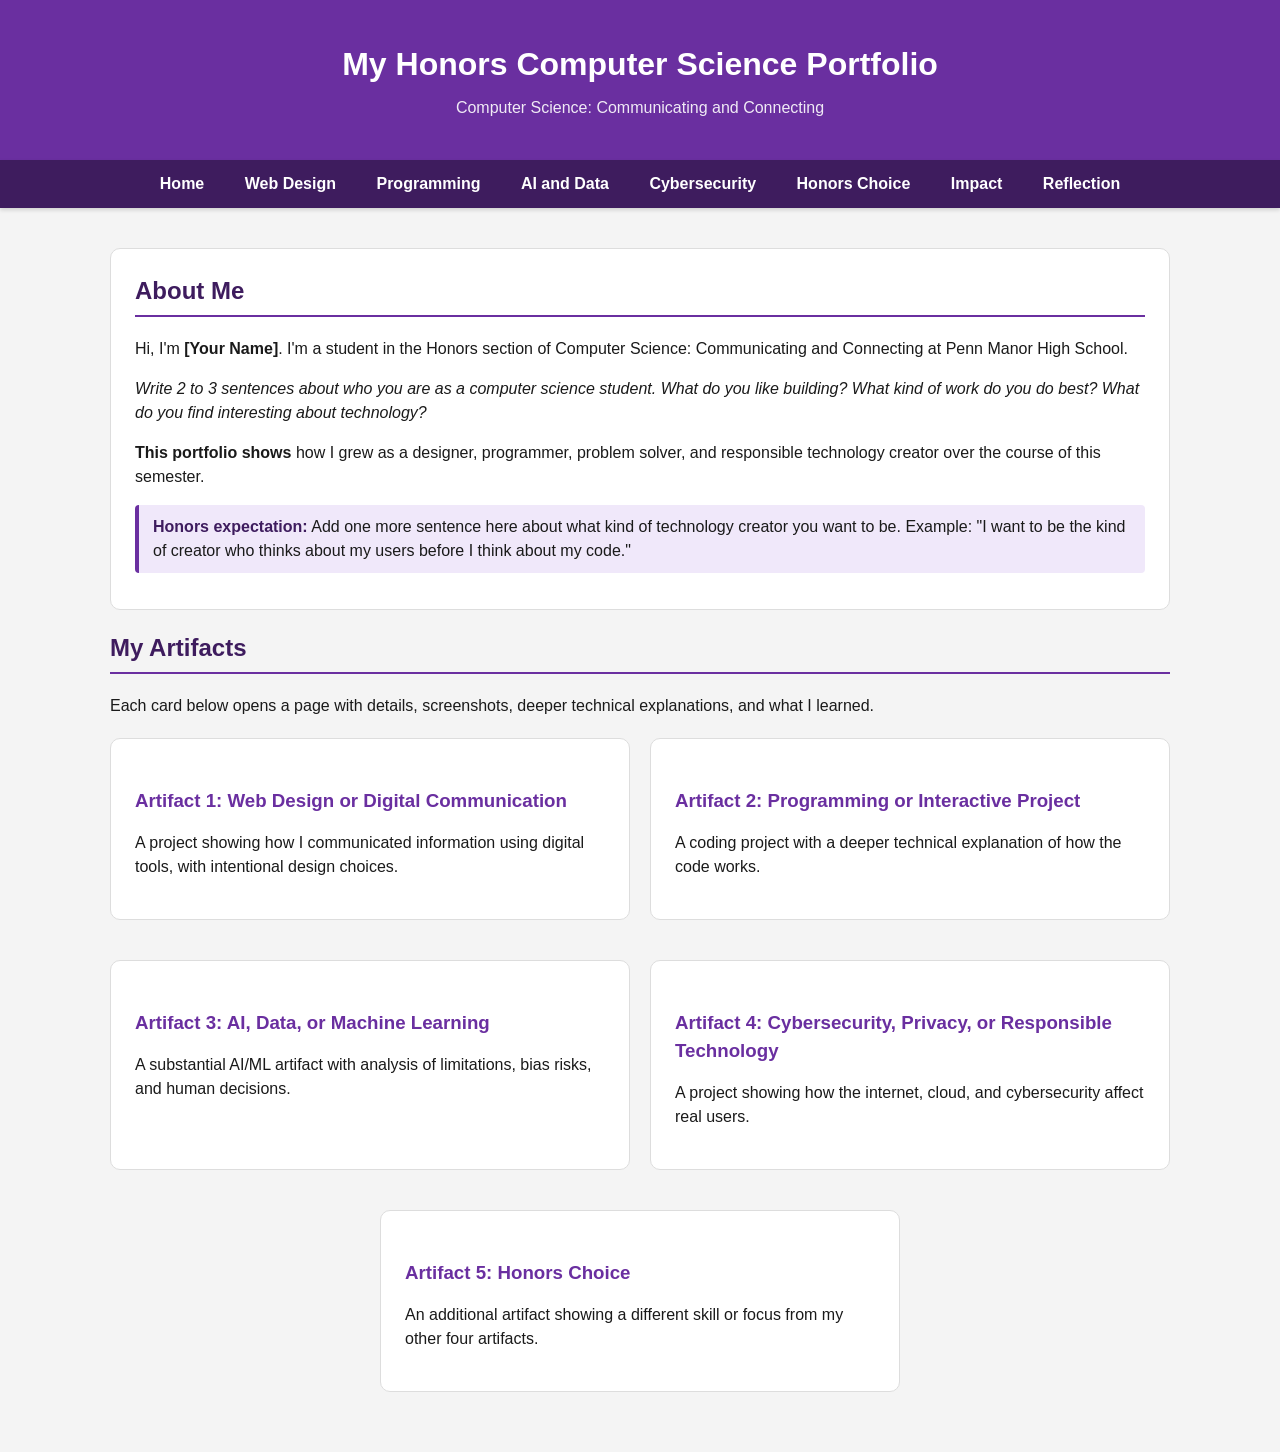
<file: index.html>
<!DOCTYPE html>
<html lang="en">
<head>
  <meta charset="UTF-8">
  <meta name="viewport" content="width=device-width, initial-scale=1.0">
  <title>My Honors Computer Science Portfolio - [Your Name]</title>
  <link rel="stylesheet" href="style.css">
</head>
<body>
  <header>
    <h1>My Honors Computer Science Portfolio</h1>
    <p>Computer Science: Communicating and Connecting</p>
  </header>

  <nav>
    <a href="index.html">Home</a>
    <a href="artifact1.html">Web Design</a>
    <a href="artifact2.html">Programming</a>
    <a href="artifact3.html">AI and Data</a>
    <a href="artifact4.html">Cybersecurity</a>
    <a href="artifact5.html">Honors Choice</a>
    <a href="impact.html">Impact</a>
    <a href="reflection.html">Reflection</a>
  </nav>

  <main>

    <!-- ============================================
         INTRODUCTION (HONORS REQUIREMENTS)
         Required: name, course name, who you are as a CS
         student, one sentence about your growth, AND
         one sentence about what kind of technology
         creator you want to be.
         ============================================ -->
    <section id="intro" class="card">
      <h2>About Me</h2>
      <p>Hi, I'm <strong>[Your Name]</strong>. I'm a student in the Honors section of Computer Science: Communicating and Connecting at Penn Manor High School.</p>

      <p><em>Write 2 to 3 sentences about who you are as a computer science student. What do you like building? What kind of work do you do best? What do you find interesting about technology?</em></p>

      <p><strong>This portfolio shows</strong> how I grew as a designer, programmer, problem solver, and responsible technology creator over the course of this semester.</p>

      <div class="honors-note">
        <strong>Honors expectation:</strong> Add one more sentence here about what kind of technology creator you want to be. Example: "I want to be the kind of creator who thinks about my users before I think about my code."
      </div>
    </section>

    <!-- ============================================
         ARTIFACT GRID (5 ARTIFACTS FOR HONORS)
         The 5th card is automatically centered below
         the 2x2 grid by the CSS.
         ============================================ -->
    <h2>My Artifacts</h2>
    <p>Each card below opens a page with details, screenshots, deeper technical explanations, and what I learned.</p>

    <div class="artifact-grid">

      <a href="artifact1.html" id="artifact1" class="card">
        <h3>Artifact 1: Web Design or Digital Communication</h3>
        <p>A project showing how I communicated information using digital tools, with intentional design choices.</p>
      </a>

      <a href="artifact2.html" id="artifact2" class="card">
        <h3>Artifact 2: Programming or Interactive Project</h3>
        <p>A coding project with a deeper technical explanation of how the code works.</p>
      </a>

      <a href="artifact3.html" id="artifact3" class="card">
        <h3>Artifact 3: AI, Data, or Machine Learning</h3>
        <p>A substantial AI/ML artifact with analysis of limitations, bias risks, and human decisions.</p>
      </a>

      <a href="artifact4.html" id="artifact4" class="card">
        <h3>Artifact 4: Cybersecurity, Privacy, or Responsible Technology</h3>
        <p>A project showing how the internet, cloud, and cybersecurity affect real users.</p>
      </a>

      <a href="artifact5.html" id="artifact5" class="card">
        <h3>Artifact 5: Honors Choice</h3>
        <p>An additional artifact showing a different skill or focus from my other four artifacts.</p>
      </a>

    </div>

  </main>
</body>
</html>
</file>
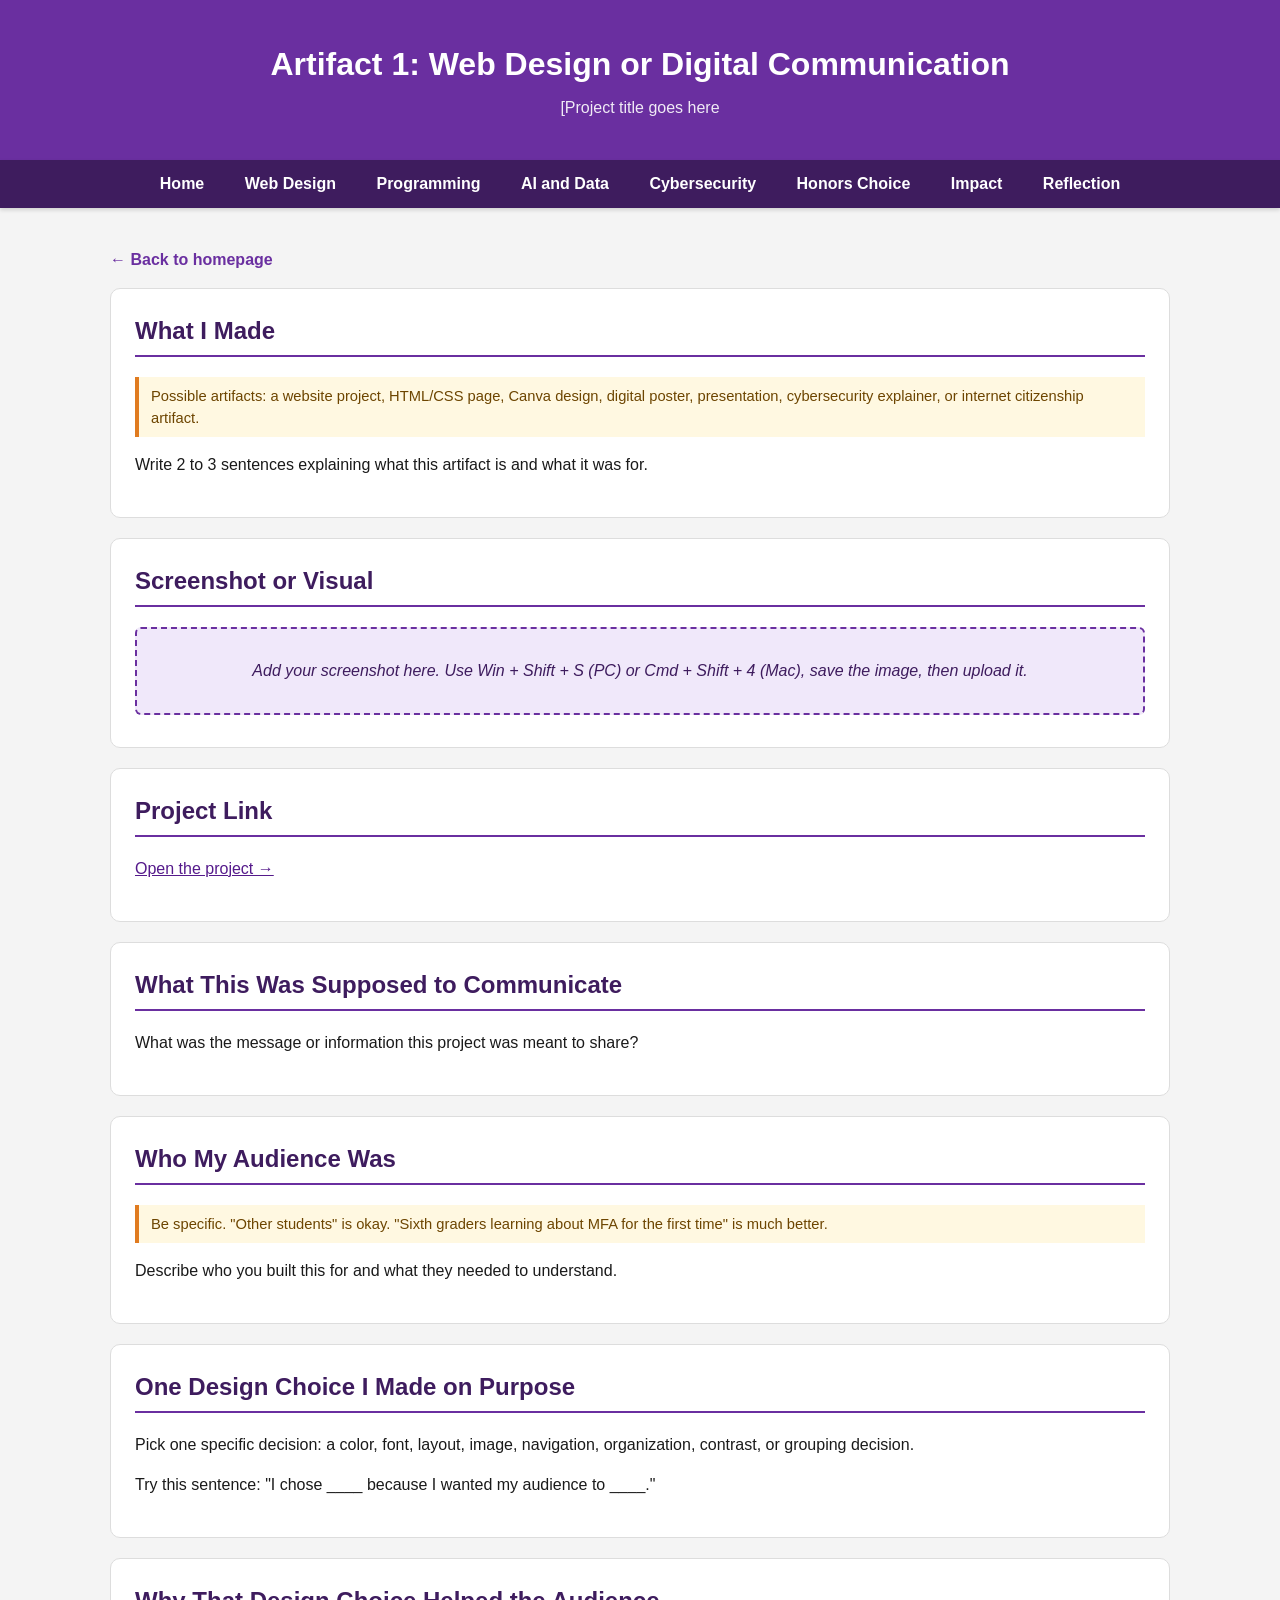
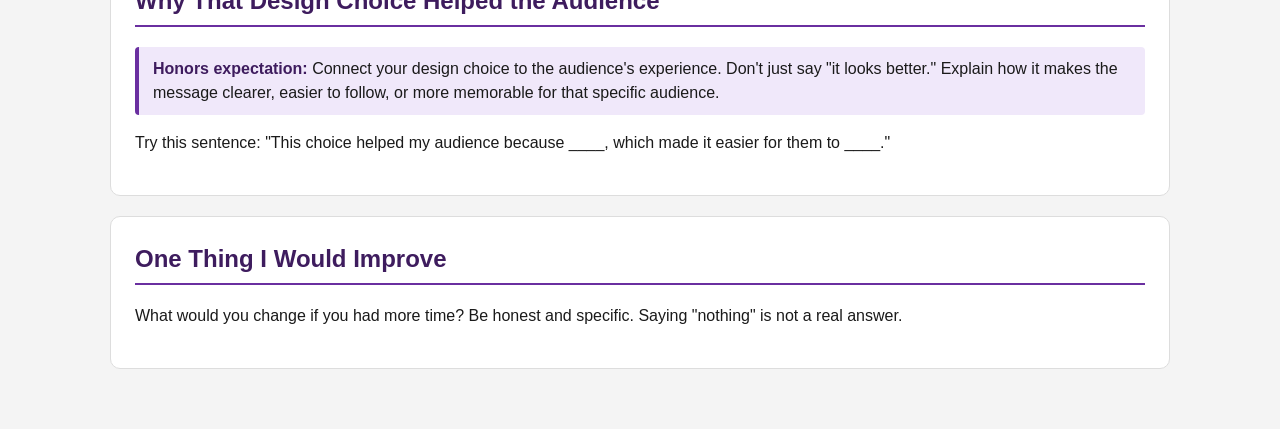
<file: artifact1.html>
<!-- ============================================================
       HONORS ARTIFACT 1 RUBRIC CHECKLIST
       Required: title, screenshot or link, what it communicated,
       audience, ONE design choice you made on purpose, WHY that
       choice helped the audience, what you would improve.
       ============================================================ -->

<!DOCTYPE html>
<html lang="en">
<head>
  <meta charset="UTF-8">
  <meta name="viewport" content="width=device-width, initial-scale=1.0">
  <title>Artifact 1: Web Design - [Your Name]</title>
  <link rel="stylesheet" href="style.css">
</head>
<body>
  <header>
    <h1>Artifact 1: Web Design or Digital Communication</h1>
    <p>[Project title goes here</p>
  </header>

  <nav>
    <a href="index.html">Home</a>
    <a href="artifact1.html">Web Design</a>
    <a href="artifact2.html">Programming</a>
    <a href="artifact3.html">AI and Data</a>
    <a href="artifact4.html">Cybersecurity</a>
    <a href="artifact5.html">Honors Choice</a>
    <a href="impact.html">Impact</a>
    <a href="reflection.html">Reflection</a>
  </nav>

  <main>
    <a href="index.html" class="back-link">&larr; Back to homepage</a>


    <section class="card">
      <h2>What I Made</h2>
      <p class="hint">Possible artifacts: a website project, HTML/CSS page, Canva design, digital poster, presentation, cybersecurity explainer, or internet citizenship artifact.</p>
      <p>Write 2 to 3 sentences explaining what this artifact is and what it was for.</p>
    </section>

    <section class="card">
      <h2>Screenshot or Visual</h2>
      <!-- Replace this with your actual screenshot:
           <img src="artifact1-screenshot.png" alt="A screenshot showing the homepage of my web design project with the navigation visible">
      -->
      <div class="placeholder">Add your screenshot here. Use Win + Shift + S (PC) or Cmd + Shift + 4 (Mac), save the image, then upload it.</div>
    </section>

    <section class="card">
      <h2>Project Link</h2>
      <p><a href="">Open the project &rarr;</a></p>
    </section>

    <section class="card">
      <h2>What This Was Supposed to Communicate</h2>
      <p>What was the message or information this project was meant to share?</p>
    </section>

    <section class="card">
      <h2>Who My Audience Was</h2>
      <p class="hint">Be specific. "Other students" is okay. "Sixth graders learning about MFA for the first time" is much better.</p>
      <p>Describe who you built this for and what they needed to understand.</p>
    </section>

    <section class="card">
      <h2>One Design Choice I Made on Purpose</h2>
      <p>Pick one specific decision: a color, font, layout, image, navigation, organization, contrast, or grouping decision.</p>
      <p>Try this sentence: "I chose ____ because I wanted my audience to ____."</p>
    </section>

    <section class="card">
      <h2>Why That Design Choice Helped the Audience</h2>
      <div class="honors-note">
        <strong>Honors expectation:</strong> Connect your design choice to the audience's experience. Don't just say "it looks better." Explain how it makes the message clearer, easier to follow, or more memorable for that specific audience.
      </div>
      <p>Try this sentence: "This choice helped my audience because ____, which made it easier for them to ____."</p>
    </section>

    <section class="card">
      <h2>One Thing I Would Improve</h2>
      <p>What would you change if you had more time? Be honest and specific. Saying "nothing" is not a real answer.</p>
    </section>

  </main>
</body>
</html>
</file>
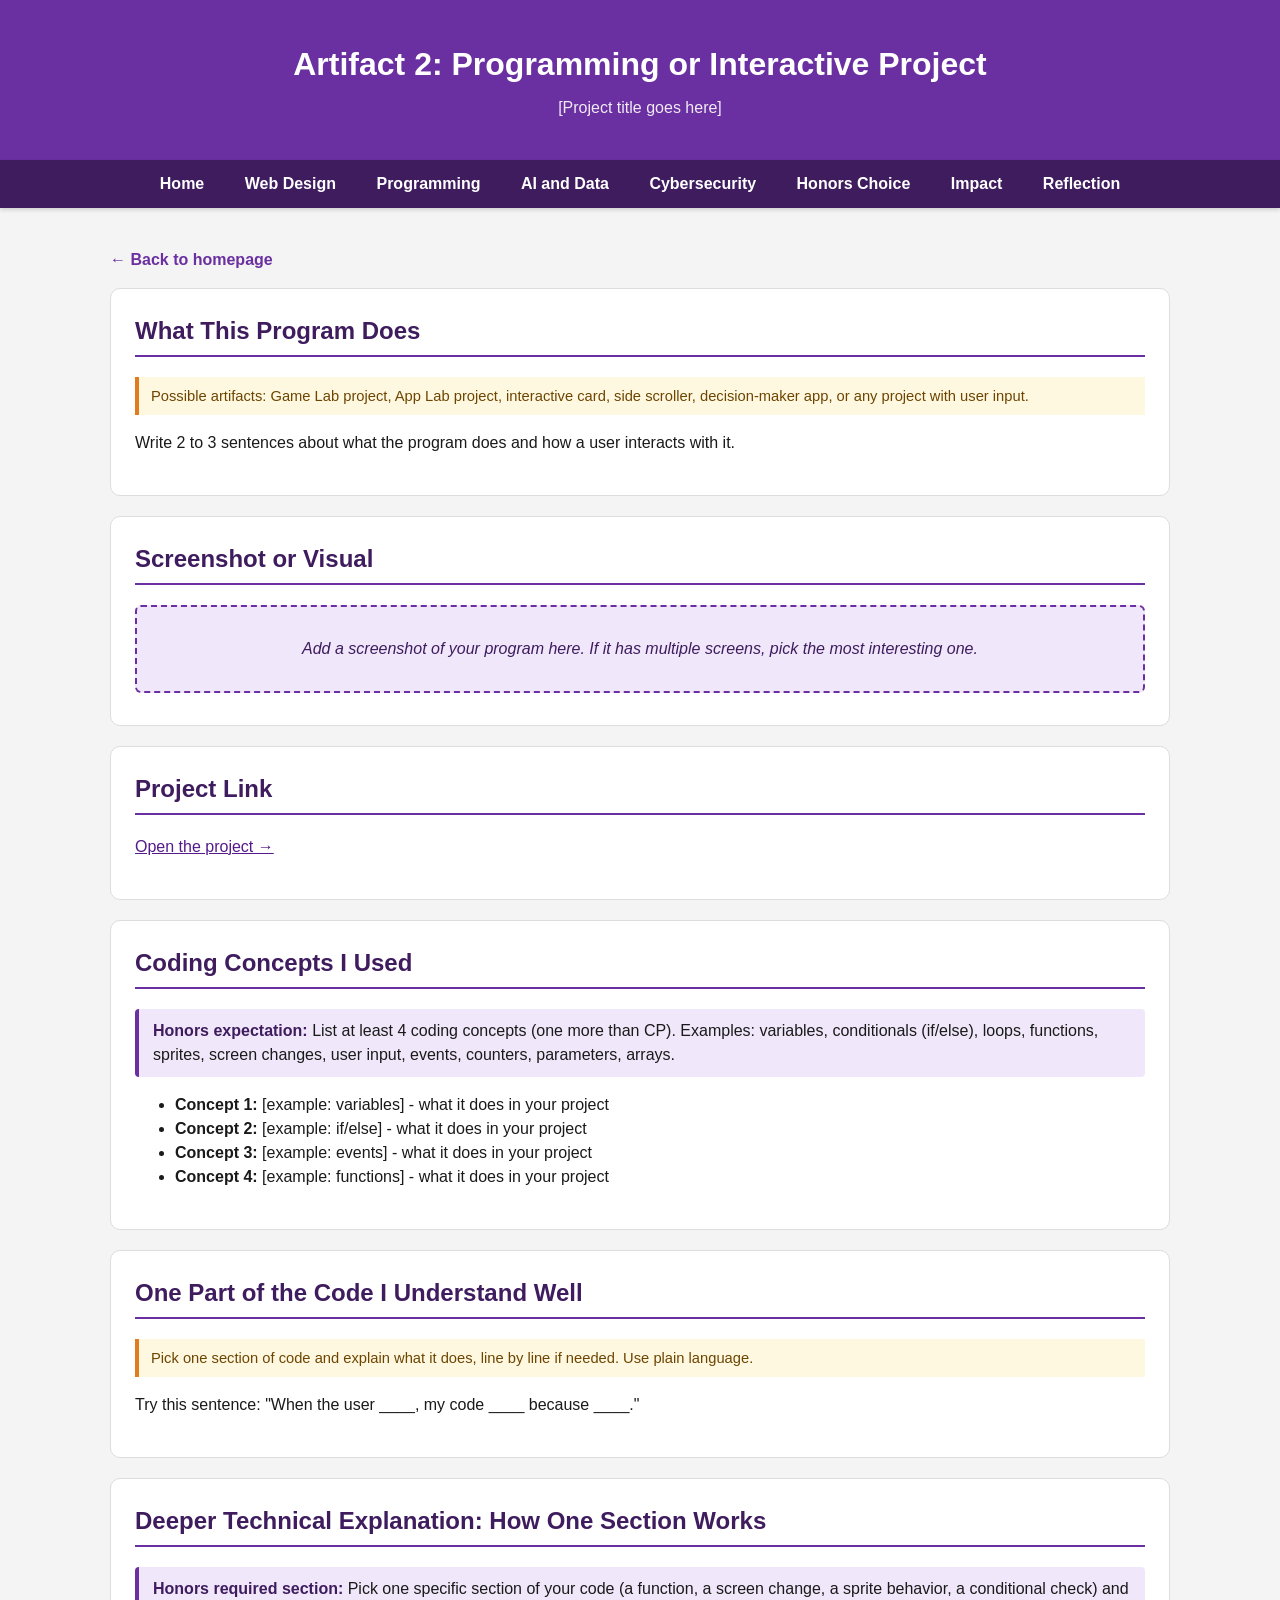
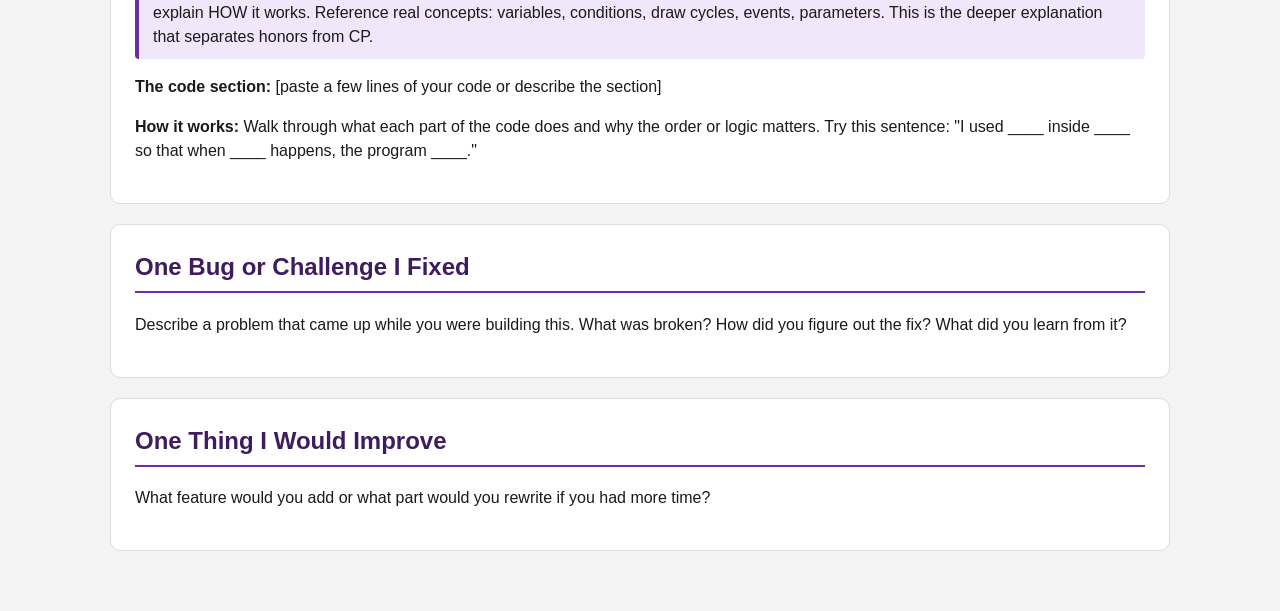
<file: artifact2.html>
<!-- ============================================================
       HONORS ARTIFACT 2 RUBRIC CHECKLIST
       Required: title, screenshot or link, what the program does,
       at least 4 coding concepts (one more than CP), one part you
       understand well, one bug you fixed, what you would improve,
       AND a deeper explanation of how one section of the code works.
       ============================================================ -->

<!DOCTYPE html>
<html lang="en">
<head>
  <meta charset="UTF-8">
  <meta name="viewport" content="width=device-width, initial-scale=1.0">
  <title>Artifact 2: Programming - [Your Name]</title>
  <link rel="stylesheet" href="style.css">
</head>
<body>
  <header>
    <h1>Artifact 2: Programming or Interactive Project</h1>
    <p>[Project title goes here]</p>
  </header>

  <nav>
    <a href="index.html">Home</a>
    <a href="artifact1.html">Web Design</a>
    <a href="artifact2.html">Programming</a>
    <a href="artifact3.html">AI and Data</a>
    <a href="artifact4.html">Cybersecurity</a>
    <a href="artifact5.html">Honors Choice</a>
    <a href="impact.html">Impact</a>
    <a href="reflection.html">Reflection</a>
  </nav>

  <main>
    <a href="index.html" class="back-link">&larr; Back to homepage</a>


    <section class="card">
      <h2>What This Program Does</h2>
      <p class="hint">Possible artifacts: Game Lab project, App Lab project, interactive card, side scroller, decision-maker app, or any project with user input.</p>
      <p>Write 2 to 3 sentences about what the program does and how a user interacts with it.</p>
    </section>

    <section class="card">
      <h2>Screenshot or Visual</h2>
      <!-- Replace with: <img src="artifact2-screenshot.png" alt="My program running, with the start screen visible"> -->
      <div class="placeholder">Add a screenshot of your program here. If it has multiple screens, pick the most interesting one.</div>
    </section>

    <section class="card">
      <h2>Project Link</h2>
      <p><a href="">Open the project &rarr;</a></p>
    </section>

    <section class="card">
      <h2>Coding Concepts I Used</h2>
      <div class="honors-note">
        <strong>Honors expectation:</strong> List at least 4 coding concepts (one more than CP). Examples: variables, conditionals (if/else), loops, functions, sprites, screen changes, user input, events, counters, parameters, arrays.
      </div>
      <ul>
        <li><strong>Concept 1:</strong> [example: variables] - what it does in your project</li>
        <li><strong>Concept 2:</strong> [example: if/else] - what it does in your project</li>
        <li><strong>Concept 3:</strong> [example: events] - what it does in your project</li>
        <li><strong>Concept 4:</strong> [example: functions] - what it does in your project</li>
      </ul>
    </section>

    <section class="card">
      <h2>One Part of the Code I Understand Well</h2>
      <p class="hint">Pick one section of code and explain what it does, line by line if needed. Use plain language.</p>
      <p>Try this sentence: "When the user ____, my code ____ because ____."</p>
    </section>

    <section class="card">
      <h2>Deeper Technical Explanation: How One Section Works</h2>
      <div class="honors-note">
        <strong>Honors required section:</strong> Pick one specific section of your code (a function, a screen change, a sprite behavior, a conditional check) and explain HOW it works. Reference real concepts: variables, conditions, draw cycles, events, parameters. This is the deeper explanation that separates honors from CP.
      </div>
      <p><strong>The code section:</strong> [paste a few lines of your code or describe the section]</p>
      <p><strong>How it works:</strong> Walk through what each part of the code does and why the order or logic matters. Try this sentence: "I used ____ inside ____ so that when ____ happens, the program ____."</p>
    </section>

    <section class="card">
      <h2>One Bug or Challenge I Fixed</h2>
      <p>Describe a problem that came up while you were building this. What was broken? How did you figure out the fix? What did you learn from it?</p>
    </section>

    <section class="card">
      <h2>One Thing I Would Improve</h2>
      <p>What feature would you add or what part would you rewrite if you had more time?</p>
    </section>

  </main>
</body>
</html>
</file>
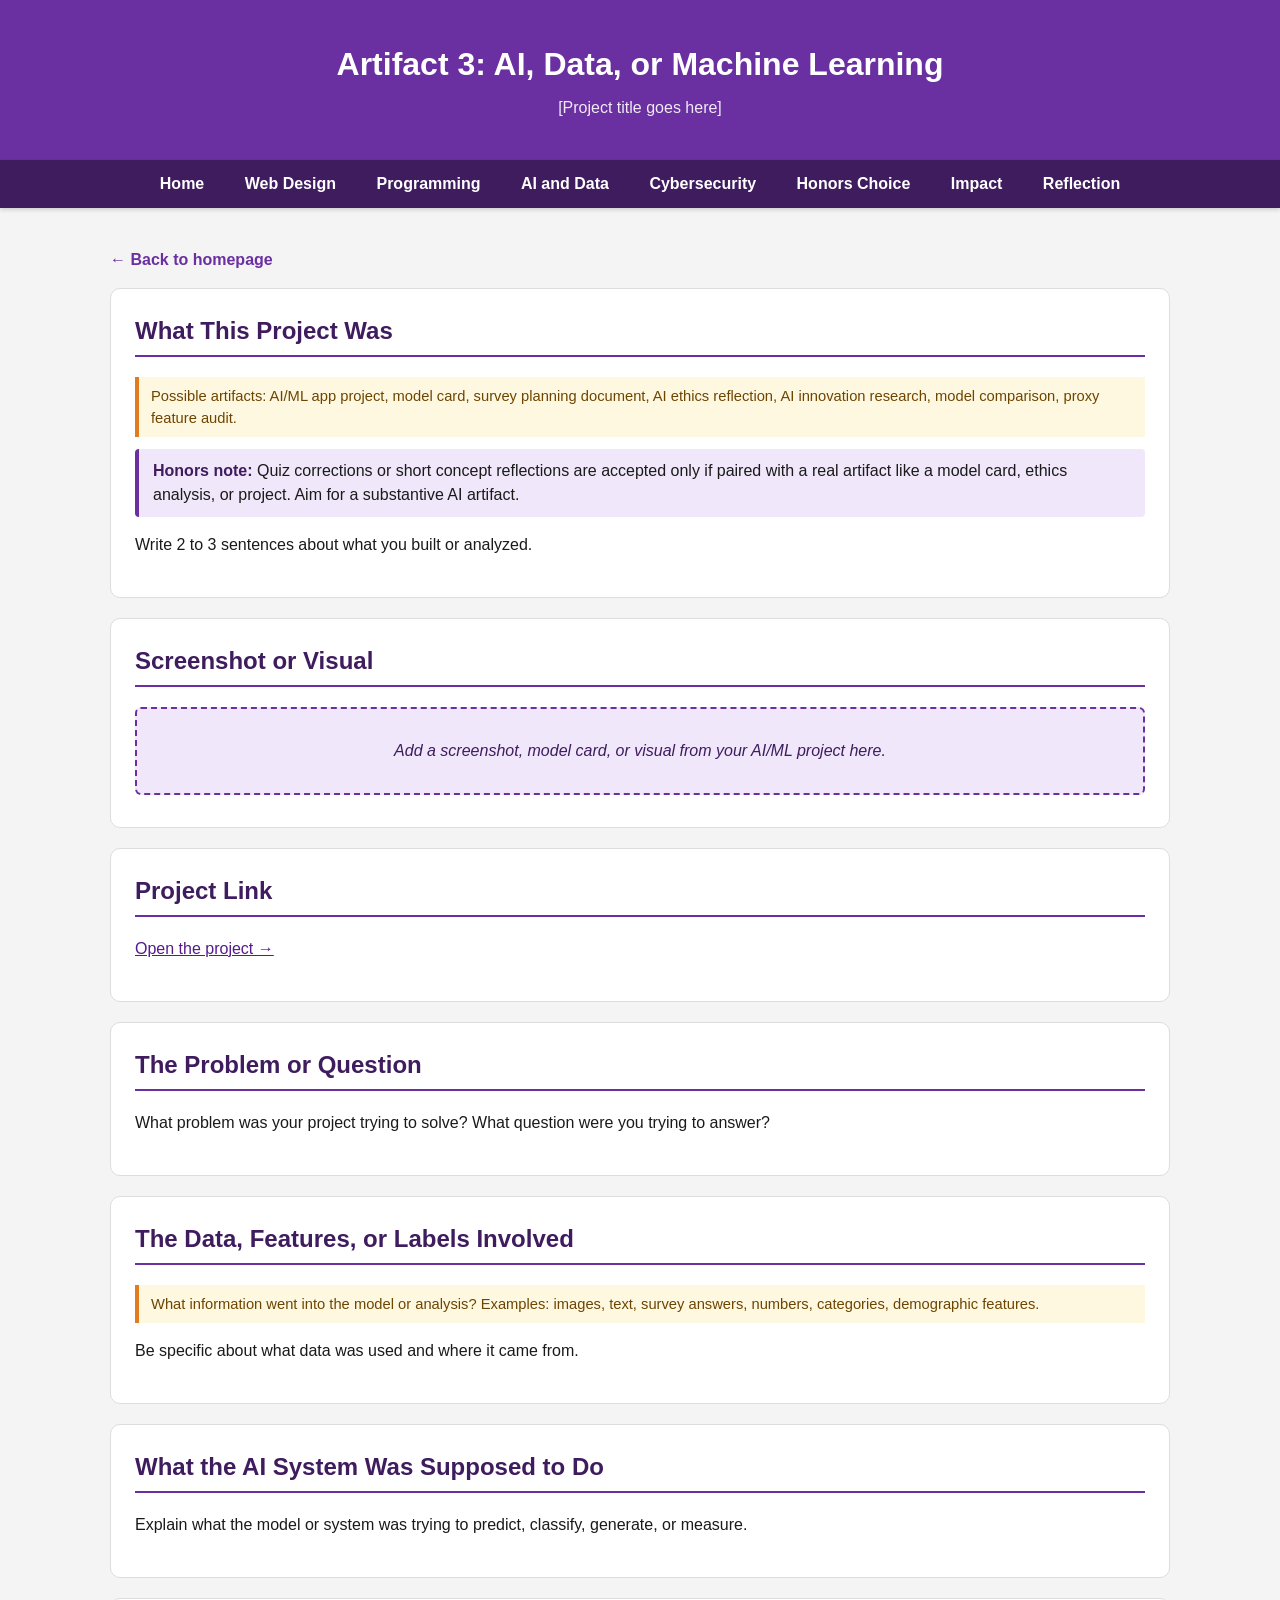
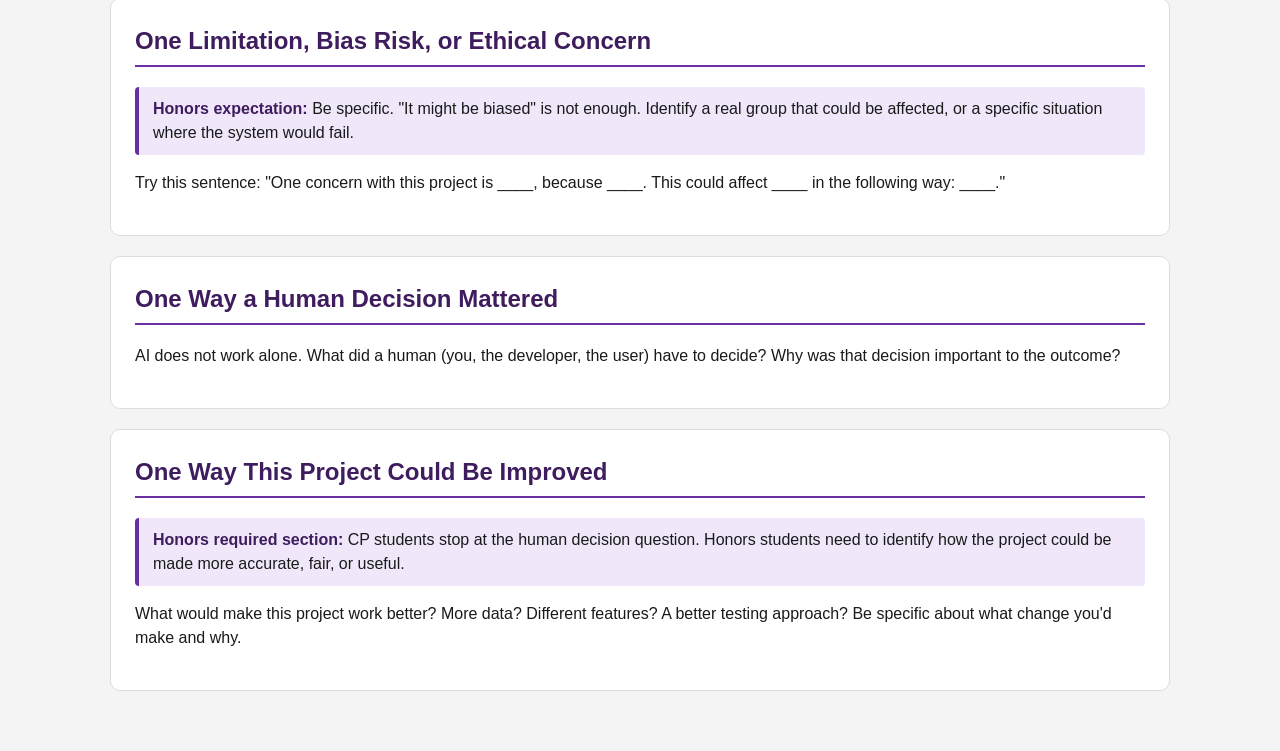
<file: artifact3.html>
<!-- ============================================================
       HONORS ARTIFACT 3 RUBRIC CHECKLIST
       Required: title, screenshot or link, problem/question, data
       and features involved, what the AI system was supposed to do,
       one limitation or bias risk, one way a human decision mattered,
       AND one way the project could be improved (extra honors line).
       ============================================================ -->

<!DOCTYPE html>
<html lang="en">
<head>
  <meta charset="UTF-8">
  <meta name="viewport" content="width=device-width, initial-scale=1.0">
  <title>Artifact 3: AI and Data - [Your Name]</title>
  <link rel="stylesheet" href="style.css">
</head>
<body>
  <header>
    <h1>Artifact 3: AI, Data, or Machine Learning</h1>
    <p>[Project title goes here]</p>
  </header>

  <nav>
    <a href="index.html">Home</a>
    <a href="artifact1.html">Web Design</a>
    <a href="artifact2.html">Programming</a>
    <a href="artifact3.html">AI and Data</a>
    <a href="artifact4.html">Cybersecurity</a>
    <a href="artifact5.html">Honors Choice</a>
    <a href="impact.html">Impact</a>
    <a href="reflection.html">Reflection</a>
  </nav>

  <main>
    <a href="index.html" class="back-link">&larr; Back to homepage</a>


    <section class="card">
      <h2>What This Project Was</h2>
      <p class="hint">Possible artifacts: AI/ML app project, model card, survey planning document, AI ethics reflection, AI innovation research, model comparison, proxy feature audit.</p>
      <div class="honors-note">
        <strong>Honors note:</strong> Quiz corrections or short concept reflections are accepted only if paired with a real artifact like a model card, ethics analysis, or project. Aim for a substantive AI artifact.
      </div>
      <p>Write 2 to 3 sentences about what you built or analyzed.</p>
    </section>

    <section class="card">
      <h2>Screenshot or Visual</h2>
      <!-- Replace with: <img src="artifact3-screenshot.png" alt="A screenshot showing the model results and confidence scores"> -->
      <div class="placeholder">Add a screenshot, model card, or visual from your AI/ML project here.</div>
    </section>

    <section class="card">
      <h2>Project Link</h2>
      <p><a href="">Open the project &rarr;</a></p>
    </section>

    <section class="card">
      <h2>The Problem or Question</h2>
      <p>What problem was your project trying to solve? What question were you trying to answer?</p>
    </section>

    <section class="card">
      <h2>The Data, Features, or Labels Involved</h2>
      <p class="hint">What information went into the model or analysis? Examples: images, text, survey answers, numbers, categories, demographic features.</p>
      <p>Be specific about what data was used and where it came from.</p>
    </section>

    <section class="card">
      <h2>What the AI System Was Supposed to Do</h2>
      <p>Explain what the model or system was trying to predict, classify, generate, or measure.</p>
    </section>

    <section class="card">
      <h2>One Limitation, Bias Risk, or Ethical Concern</h2>
      <div class="honors-note">
        <strong>Honors expectation:</strong> Be specific. "It might be biased" is not enough. Identify a real group that could be affected, or a specific situation where the system would fail.
      </div>
      <p>Try this sentence: "One concern with this project is ____, because ____. This could affect ____ in the following way: ____."</p>
    </section>

    <section class="card">
      <h2>One Way a Human Decision Mattered</h2>
      <p>AI does not work alone. What did a human (you, the developer, the user) have to decide? Why was that decision important to the outcome?</p>
    </section>

    <section class="card">
      <h2>One Way This Project Could Be Improved</h2>
      <div class="honors-note">
        <strong>Honors required section:</strong> CP students stop at the human decision question. Honors students need to identify how the project could be made more accurate, fair, or useful.
      </div>
      <p>What would make this project work better? More data? Different features? A better testing approach? Be specific about what change you'd make and why.</p>
    </section>

  </main>
</body>
</html>
</file>
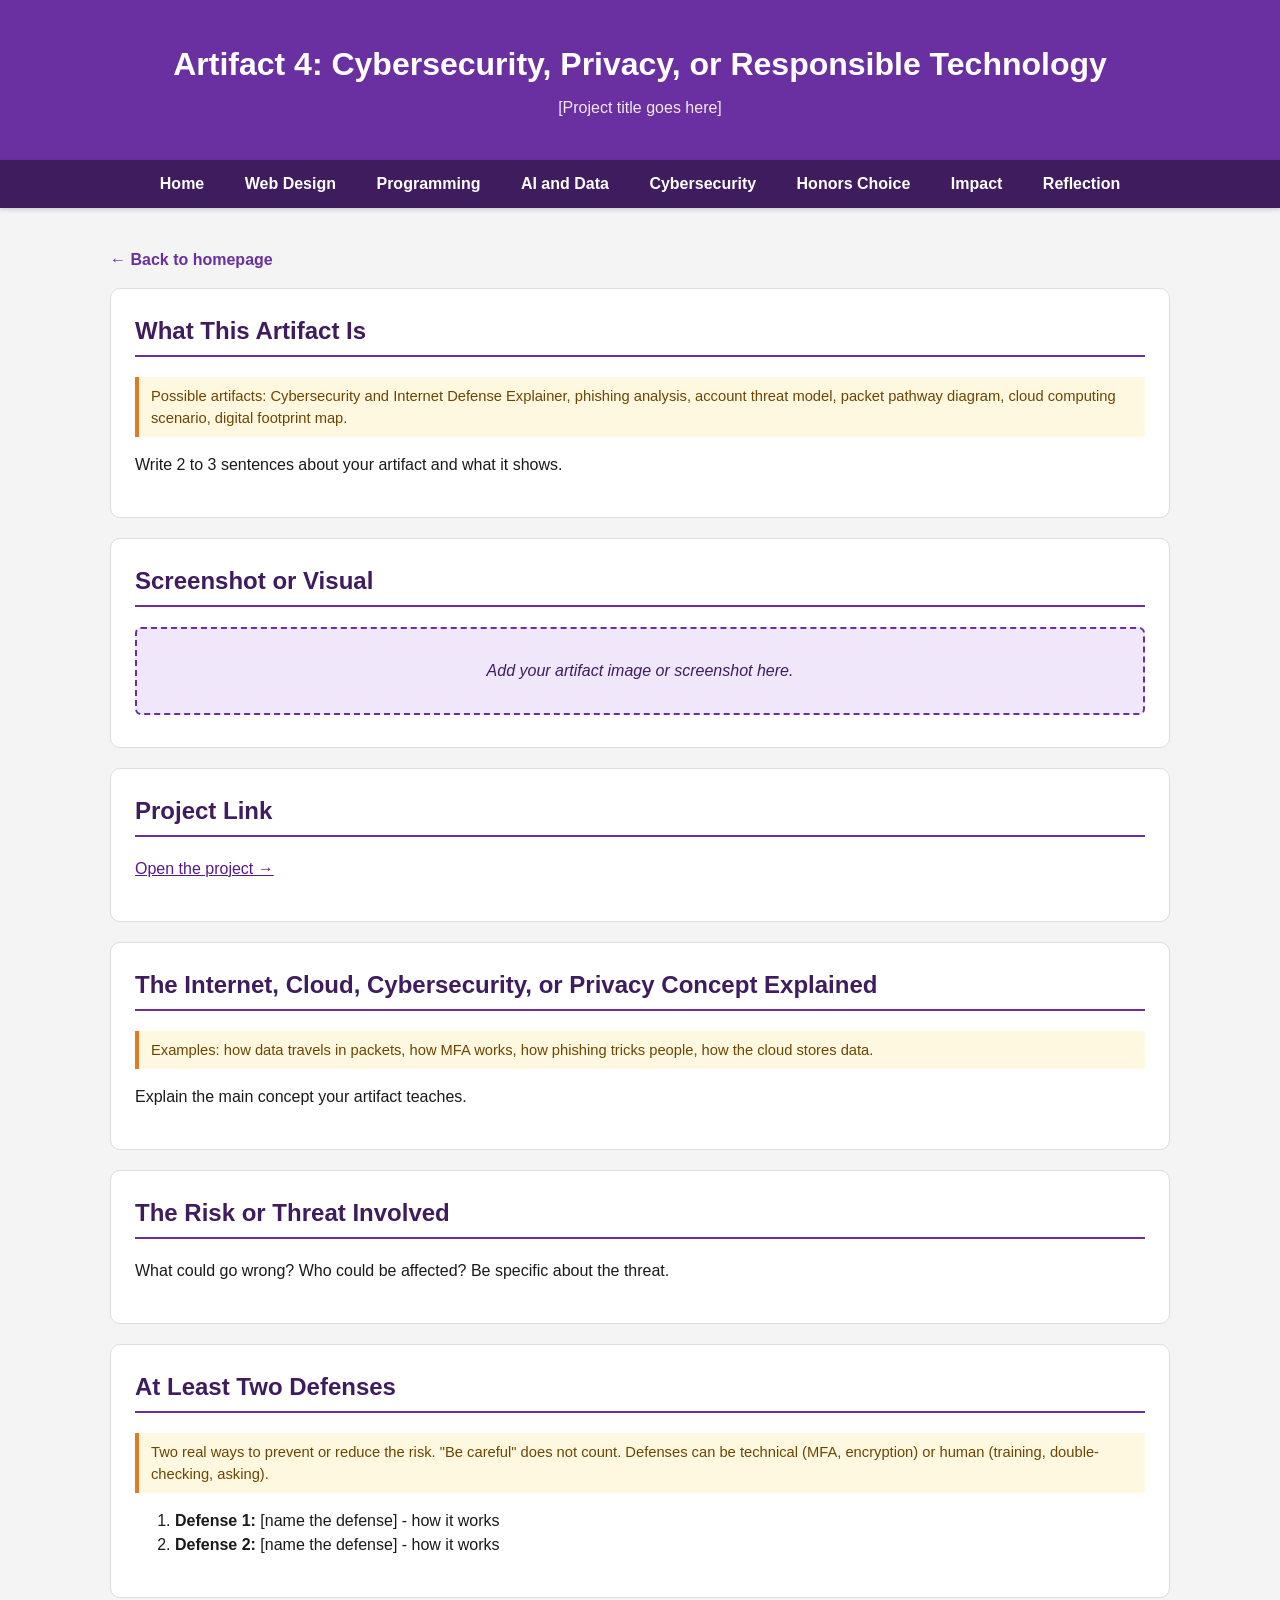
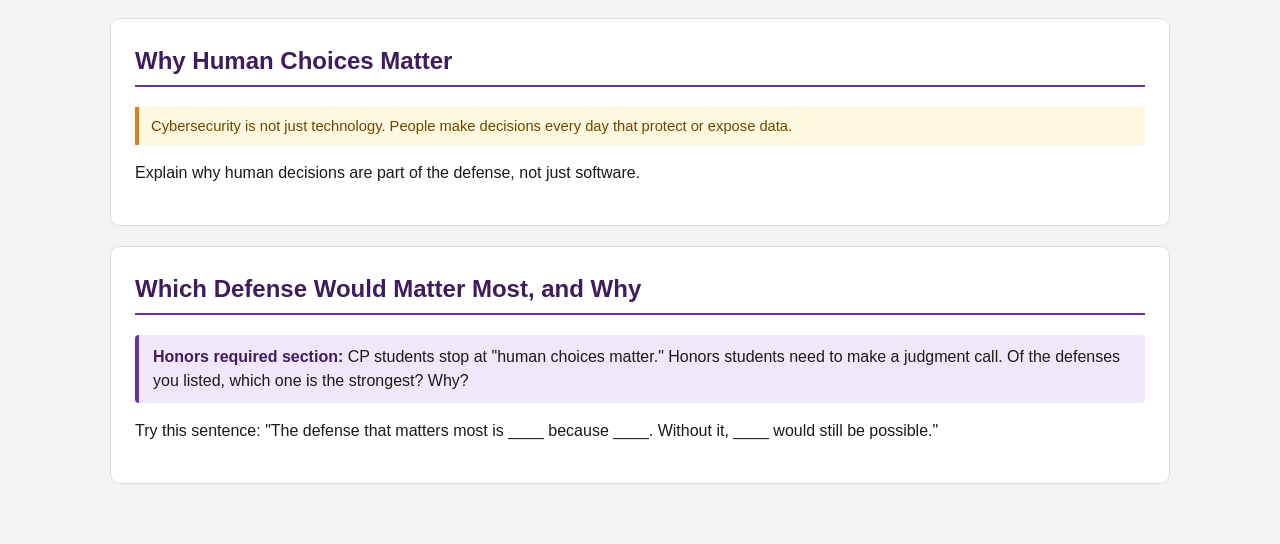
<file: artifact4.html>
<!-- ============================================================
       HONORS ARTIFACT 4 RUBRIC CHECKLIST
       Required: title, screenshot or link, what concept it explains,
       what risk or threat is involved, at least 2 defenses, why human
       choices matter, AND which defense would matter most and why.
       ============================================================ -->

<!DOCTYPE html>
<html lang="en">
<head>
  <meta charset="UTF-8">
  <meta name="viewport" content="width=device-width, initial-scale=1.0">
  <title>Artifact 4: Cybersecurity - [Your Name]</title>
  <link rel="stylesheet" href="style.css">
</head>
<body>
  <header>
    <h1>Artifact 4: Cybersecurity, Privacy, or Responsible Technology</h1>
    <p>[Project title goes here]</p>
  </header>

  <nav>
    <a href="index.html">Home</a>
    <a href="artifact1.html">Web Design</a>
    <a href="artifact2.html">Programming</a>
    <a href="artifact3.html">AI and Data</a>
    <a href="artifact4.html">Cybersecurity</a>
    <a href="artifact5.html">Honors Choice</a>
    <a href="impact.html">Impact</a>
    <a href="reflection.html">Reflection</a>
  </nav>

  <main>
    <a href="index.html" class="back-link">&larr; Back to homepage</a>


    <section class="card">
      <h2>What This Artifact Is</h2>
      <p class="hint">Possible artifacts: Cybersecurity and Internet Defense Explainer, phishing analysis, account threat model, packet pathway diagram, cloud computing scenario, digital footprint map.</p>
      <p>Write 2 to 3 sentences about your artifact and what it shows.</p>
    </section>

    <section class="card">
      <h2>Screenshot or Visual</h2>
      <!-- Replace with: <img src="artifact4-screenshot.png" alt="My cybersecurity defense explainer showing the password and MFA section"> -->
      <div class="placeholder">Add your artifact image or screenshot here.</div>
    </section>

    <section class="card">
      <h2>Project Link</h2>
      <p><a href="">Open the project &rarr;</a></p>
    </section>

    <section class="card">
      <h2>The Internet, Cloud, Cybersecurity, or Privacy Concept Explained</h2>
      <p class="hint">Examples: how data travels in packets, how MFA works, how phishing tricks people, how the cloud stores data.</p>
      <p>Explain the main concept your artifact teaches.</p>
    </section>

    <section class="card">
      <h2>The Risk or Threat Involved</h2>
      <p>What could go wrong? Who could be affected? Be specific about the threat.</p>
    </section>

    <section class="card">
      <h2>At Least Two Defenses</h2>
      <p class="hint">Two real ways to prevent or reduce the risk. "Be careful" does not count. Defenses can be technical (MFA, encryption) or human (training, double-checking, asking).</p>
      <ol>
        <li><strong>Defense 1:</strong> [name the defense] - how it works</li>
        <li><strong>Defense 2:</strong> [name the defense] - how it works</li>
      </ol>
    </section>

    <section class="card">
      <h2>Why Human Choices Matter</h2>
      <p class="hint">Cybersecurity is not just technology. People make decisions every day that protect or expose data.</p>
      <p>Explain why human decisions are part of the defense, not just software.</p>
    </section>

    <section class="card">
      <h2>Which Defense Would Matter Most, and Why</h2>
      <div class="honors-note">
        <strong>Honors required section:</strong> CP students stop at "human choices matter." Honors students need to make a judgment call. Of the defenses you listed, which one is the strongest? Why?
      </div>
      <p>Try this sentence: "The defense that matters most is ____ because ____. Without it, ____ would still be possible."</p>
    </section>

  </main>
</body>
</html>
</file>
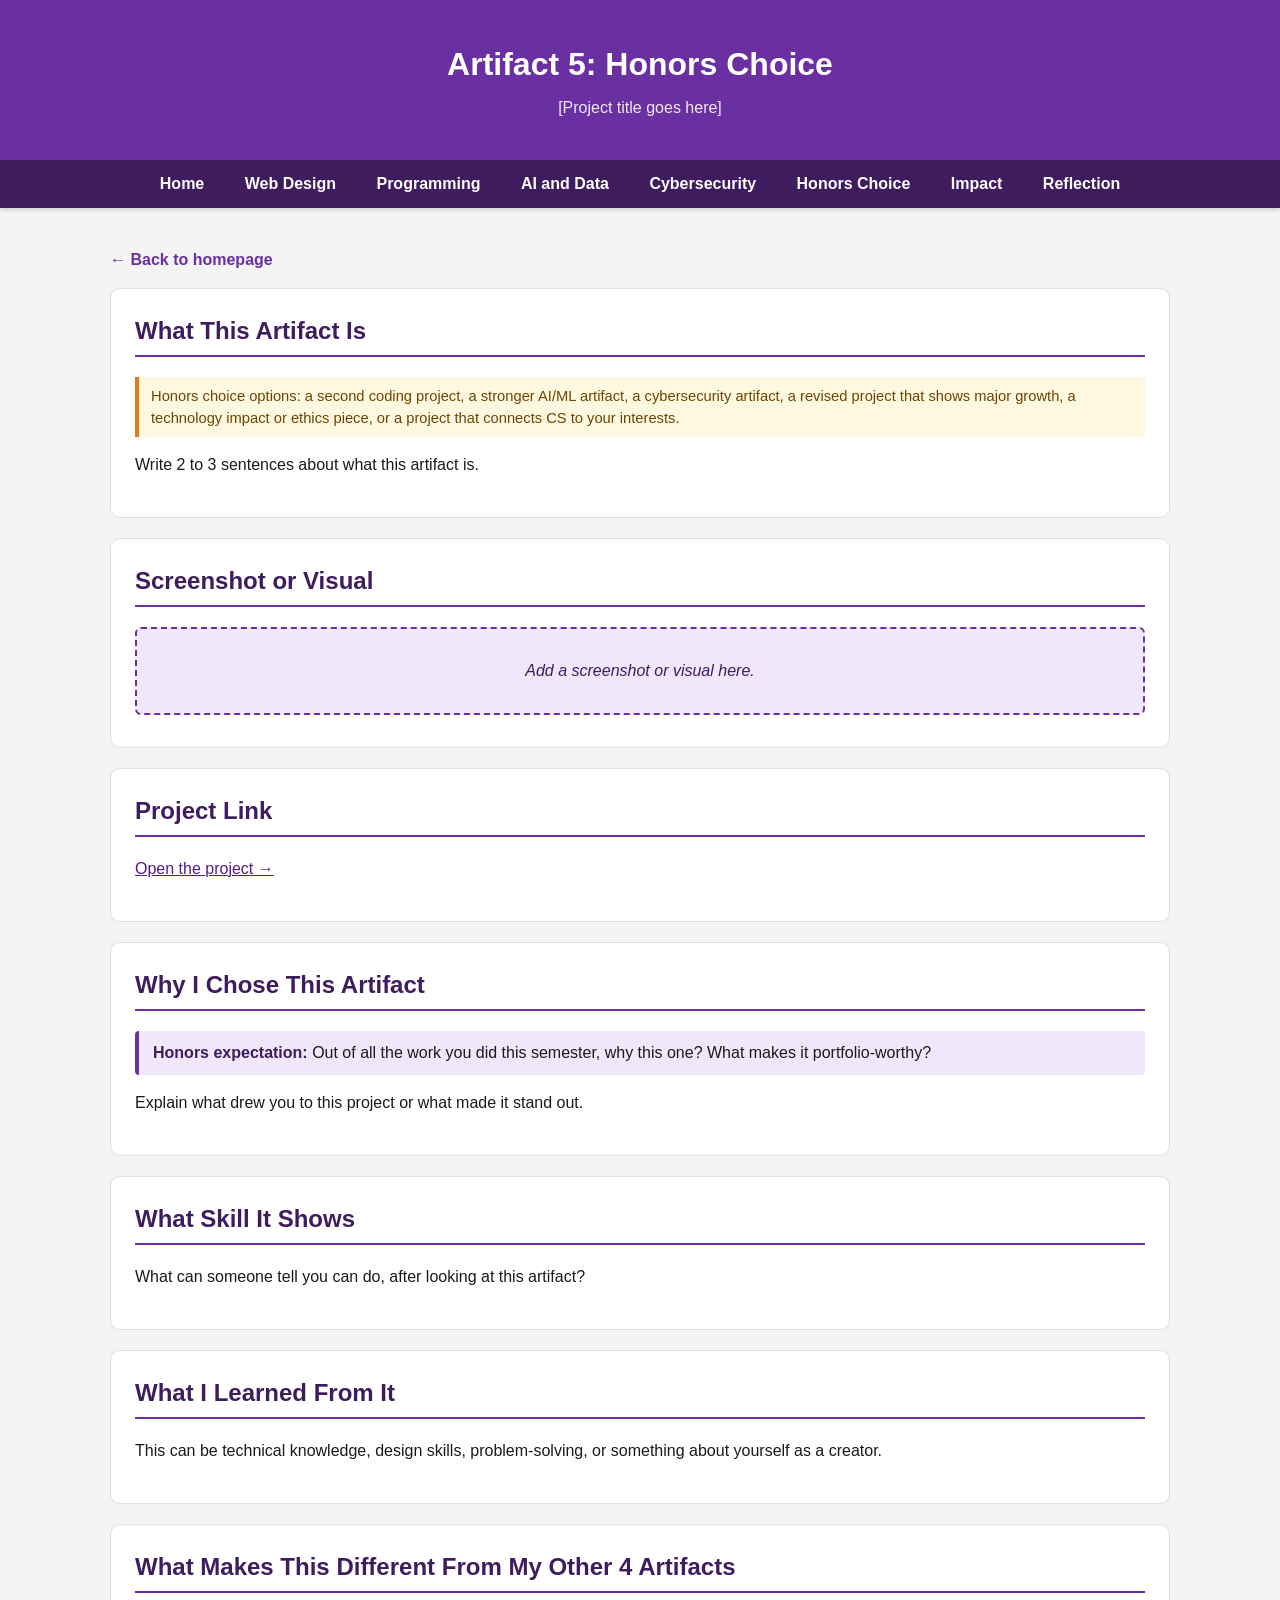
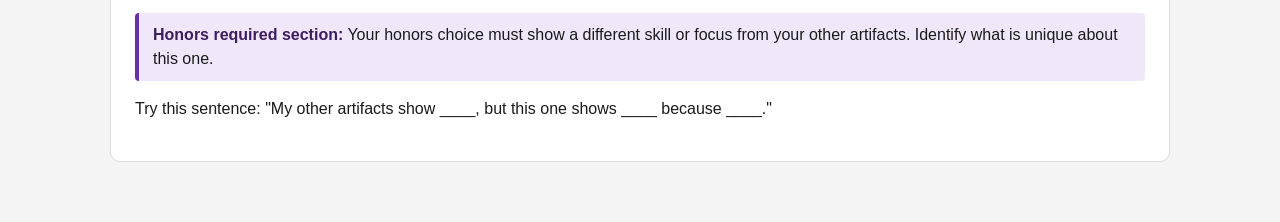
<file: artifact5.html>
<!-- ============================================================
       HONORS ARTIFACT 5 RUBRIC CHECKLIST
       Required: title, screenshot or link, why you chose it,
       what skill it shows, what you learned from it, AND what
       makes it different from your other 4 artifacts.
       This is honors-only. CP does not have this artifact.
       ============================================================ -->

<!DOCTYPE html>
<html lang="en">
<head>
  <meta charset="UTF-8">
  <meta name="viewport" content="width=device-width, initial-scale=1.0">
  <title>Artifact 5: Honors Choice - [Your Name]</title>
  <link rel="stylesheet" href="style.css">
</head>
<body>
  <header>
    <h1>Artifact 5: Honors Choice</h1>
    <p>[Project title goes here]</p>
  </header>

  <nav>
    <a href="index.html">Home</a>
    <a href="artifact1.html">Web Design</a>
    <a href="artifact2.html">Programming</a>
    <a href="artifact3.html">AI and Data</a>
    <a href="artifact4.html">Cybersecurity</a>
    <a href="artifact5.html">Honors Choice</a>
    <a href="impact.html">Impact</a>
    <a href="reflection.html">Reflection</a>
  </nav>

  <main>
    <a href="index.html" class="back-link">&larr; Back to homepage</a>


    <section class="card">
      <h2>What This Artifact Is</h2>
      <p class="hint">Honors choice options: a second coding project, a stronger AI/ML artifact, a cybersecurity artifact, a revised project that shows major growth, a technology impact or ethics piece, or a project that connects CS to your interests.</p>
      <p>Write 2 to 3 sentences about what this artifact is.</p>
    </section>

    <section class="card">
      <h2>Screenshot or Visual</h2>
      <!-- Replace with: <img src="artifact5-screenshot.png" alt="A screenshot of my honors choice project"> -->
      <div class="placeholder">Add a screenshot or visual here.</div>
    </section>

    <section class="card">
      <h2>Project Link</h2>
      <p><a href="">Open the project &rarr;</a></p>
    </section>

    <section class="card">
      <h2>Why I Chose This Artifact</h2>
      <div class="honors-note">
        <strong>Honors expectation:</strong> Out of all the work you did this semester, why this one? What makes it portfolio-worthy?
      </div>
      <p>Explain what drew you to this project or what made it stand out.</p>
    </section>

    <section class="card">
      <h2>What Skill It Shows</h2>
      <p>What can someone tell you can do, after looking at this artifact?</p>
    </section>

    <section class="card">
      <h2>What I Learned From It</h2>
      <p>This can be technical knowledge, design skills, problem-solving, or something about yourself as a creator.</p>
    </section>

    <section class="card">
      <h2>What Makes This Different From My Other 4 Artifacts</h2>
      <div class="honors-note">
        <strong>Honors required section:</strong> Your honors choice must show a different skill or focus from your other artifacts. Identify what is unique about this one.
      </div>
      <p>Try this sentence: "My other artifacts show ____, but this one shows ____ because ____."</p>
    </section>

  </main>
</body>
</html>
</file>
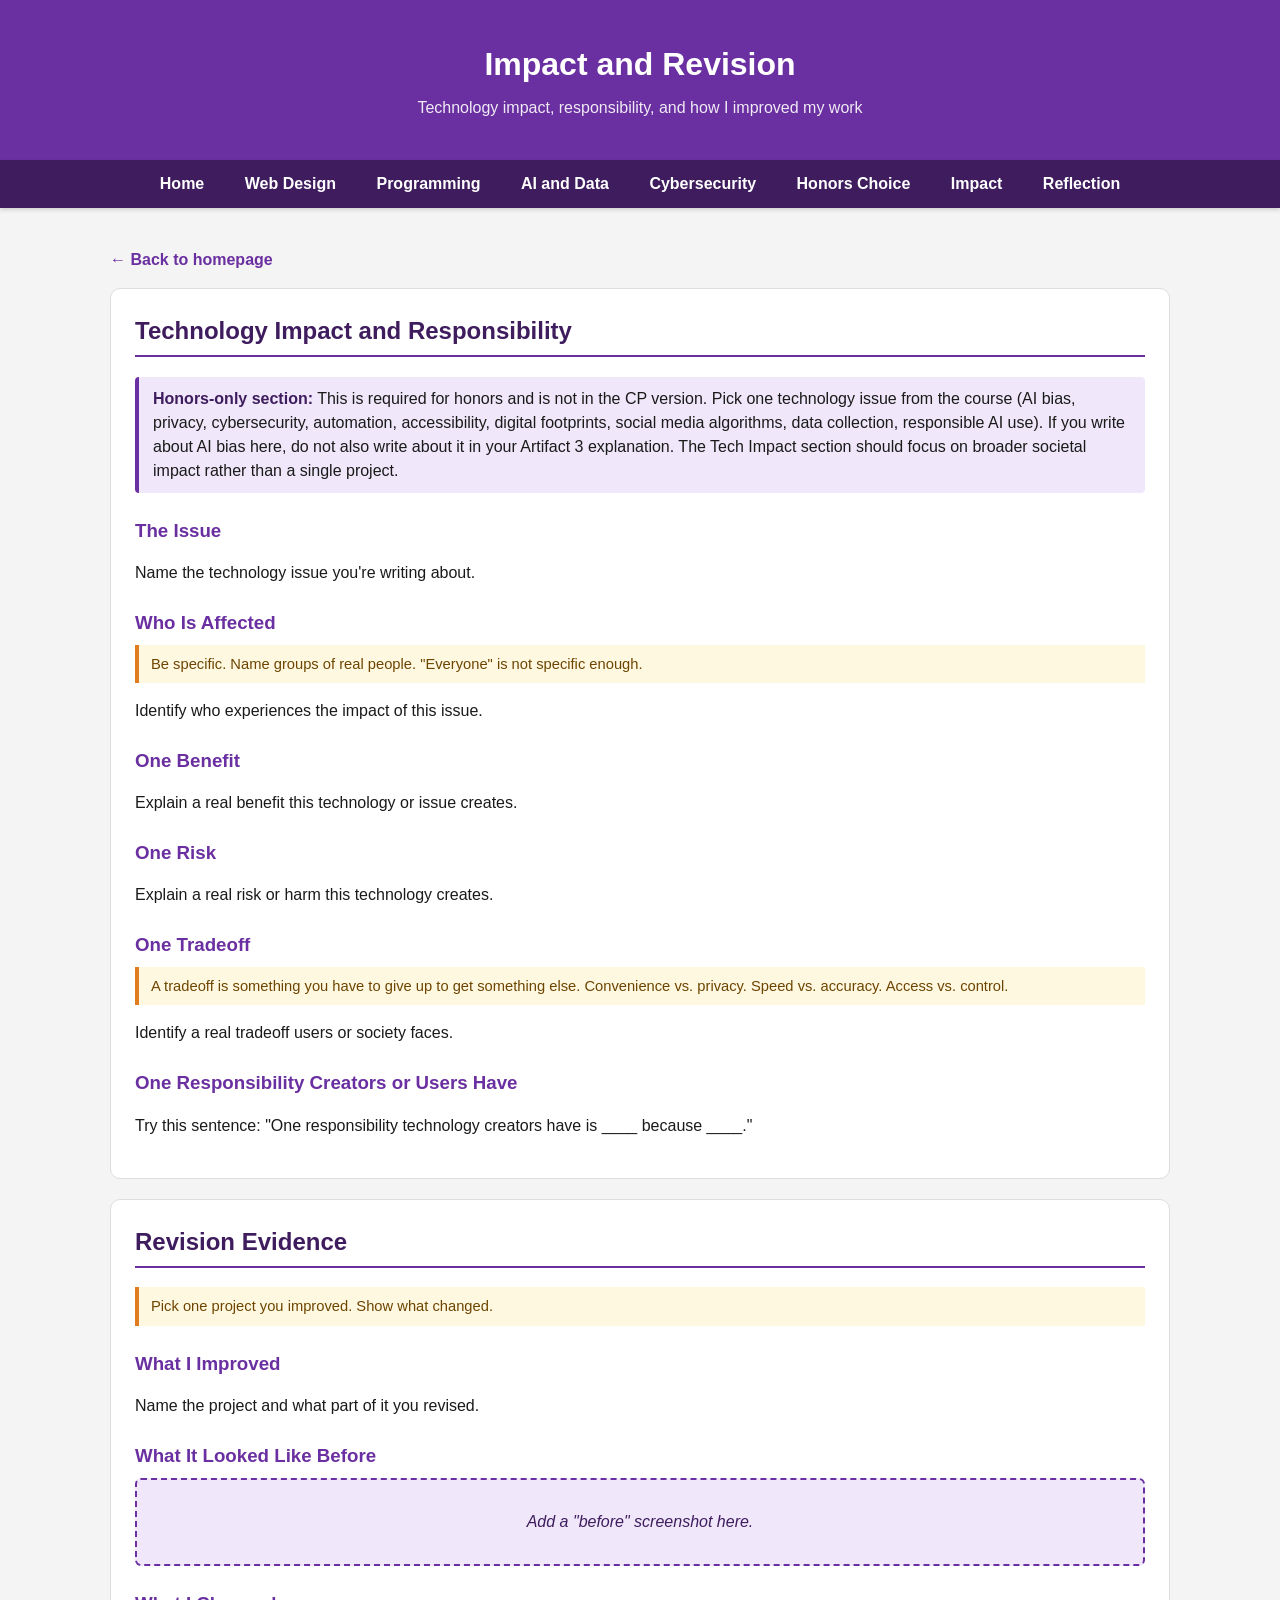
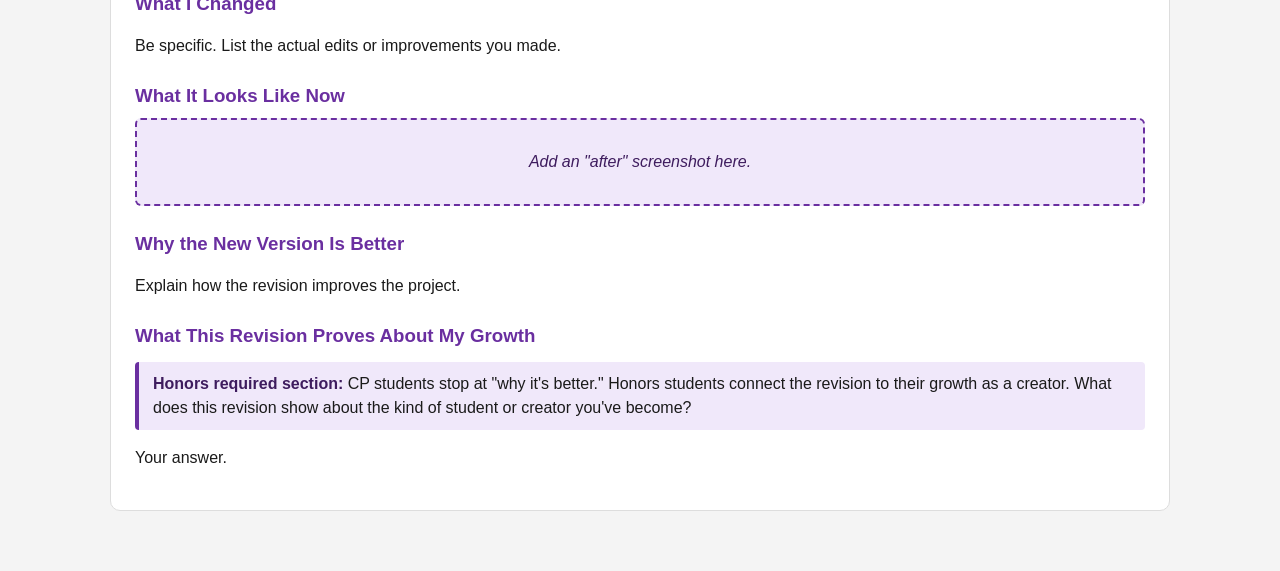
<file: impact.html>
<!-- ============================================================
       HONORS IMPACT PAGE
       Covers 2 honors-required sections from the rubric:
         9.7 Revision Evidence (6 fields, including the growth question)
         9.8 Technology Impact and Responsibility (6 fields)
       The Reflection page (reflection.html) covers Final Reflection,
       Code/Design Defense, AI Use Log, and Honors AI Reflection.
       ============================================================ -->

<!DOCTYPE html>
<html lang="en">
<head>
  <meta charset="UTF-8">
  <meta name="viewport" content="width=device-width, initial-scale=1.0">
  <title>Impact and Revision - [Your Name]</title>
  <link rel="stylesheet" href="style.css">
</head>
<body>
  <header>
    <h1>Impact and Revision</h1>
    <p>Technology impact, responsibility, and how I improved my work</p>
  </header>

  <nav>
    <a href="index.html">Home</a>
    <a href="artifact1.html">Web Design</a>
    <a href="artifact2.html">Programming</a>
    <a href="artifact3.html">AI and Data</a>
    <a href="artifact4.html">Cybersecurity</a>
    <a href="artifact5.html">Honors Choice</a>
    <a href="impact.html">Impact</a>
    <a href="reflection.html">Reflection</a>
  </nav>

  <main>
    <a href="index.html" class="back-link">&larr; Back to homepage</a>


    <!-- ============================================
         TECHNOLOGY IMPACT AND RESPONSIBILITY
         ============================================ -->
    <section class="card">
      <h2>Technology Impact and Responsibility</h2>
      <div class="honors-note">
        <strong>Honors-only section:</strong> This is required for honors and is not in the CP version. Pick one technology issue from the course (AI bias, privacy, cybersecurity, automation, accessibility, digital footprints, social media algorithms, data collection, responsible AI use). If you write about AI bias here, do not also write about it in your Artifact 3 explanation. The Tech Impact section should focus on broader societal impact rather than a single project.
      </div>

      <h3>The Issue</h3>
      <p>Name the technology issue you're writing about.</p>

      <h3>Who Is Affected</h3>
      <p class="hint">Be specific. Name groups of real people. "Everyone" is not specific enough.</p>
      <p>Identify who experiences the impact of this issue.</p>

      <h3>One Benefit</h3>
      <p>Explain a real benefit this technology or issue creates.</p>

      <h3>One Risk</h3>
      <p>Explain a real risk or harm this technology creates.</p>

      <h3>One Tradeoff</h3>
      <p class="hint">A tradeoff is something you have to give up to get something else. Convenience vs. privacy. Speed vs. accuracy. Access vs. control.</p>
      <p>Identify a real tradeoff users or society faces.</p>

      <h3>One Responsibility Creators or Users Have</h3>
      <p>Try this sentence: "One responsibility technology creators have is ____ because ____."</p>
    </section>

    <!-- ============================================
         REVISION EVIDENCE
         ============================================ -->
    <section class="card">
      <h2>Revision Evidence</h2>
      <p class="hint">Pick one project you improved. Show what changed.</p>

      <h3>What I Improved</h3>
      <p>Name the project and what part of it you revised.</p>

      <h3>What It Looked Like Before</h3>
      <!-- <img src="revision-before.png" alt="The original version of my project before revision"> -->
      <div class="placeholder">Add a "before" screenshot here.</div>

      <h3>What I Changed</h3>
      <p>Be specific. List the actual edits or improvements you made.</p>

      <h3>What It Looks Like Now</h3>
      <!-- <img src="revision-after.png" alt="My project after revision with the improvements visible"> -->
      <div class="placeholder">Add an "after" screenshot here.</div>

      <h3>Why the New Version Is Better</h3>
      <p>Explain how the revision improves the project.</p>

      <h3>What This Revision Proves About My Growth</h3>
      <div class="honors-note">
        <strong>Honors required section:</strong> CP students stop at "why it's better." Honors students connect the revision to their growth as a creator. What does this revision show about the kind of student or creator you've become?
      </div>
      <p>Your answer.</p>
    </section>

  </main>
</body>
</html>
</file>
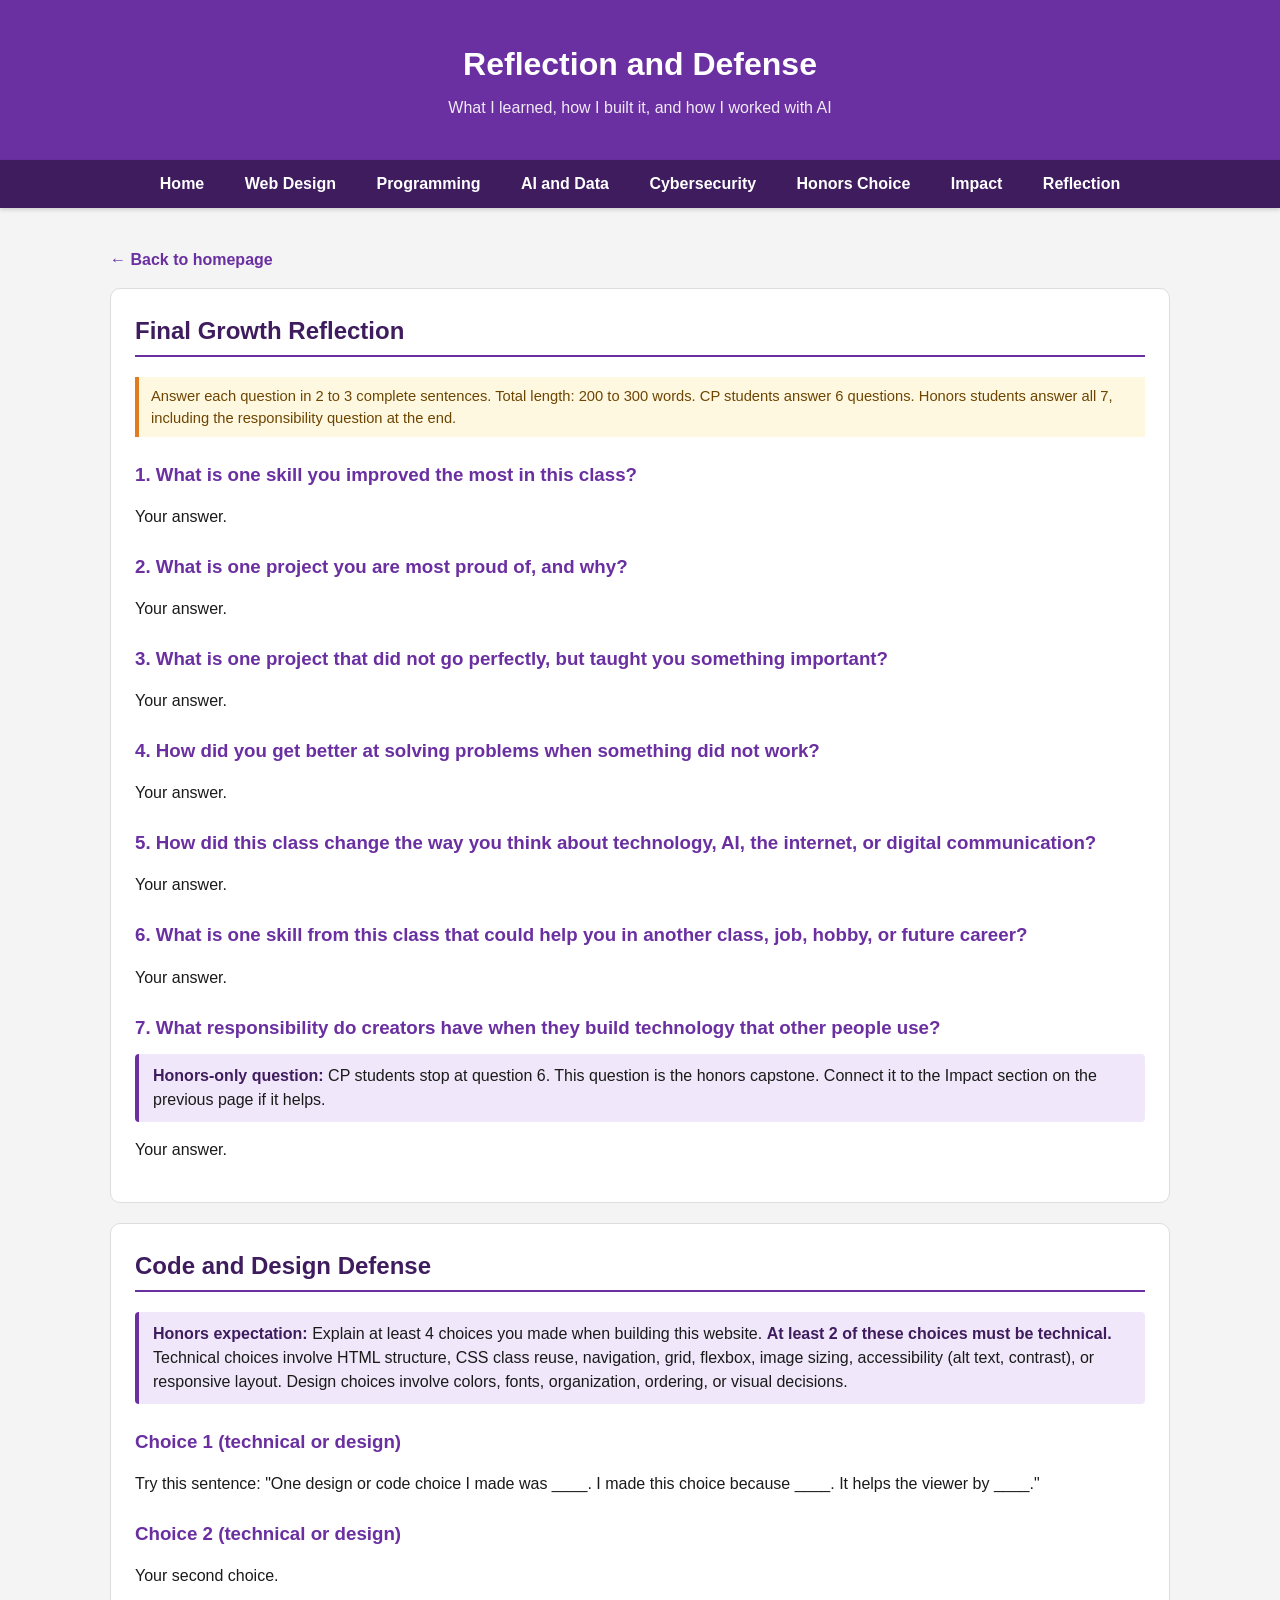
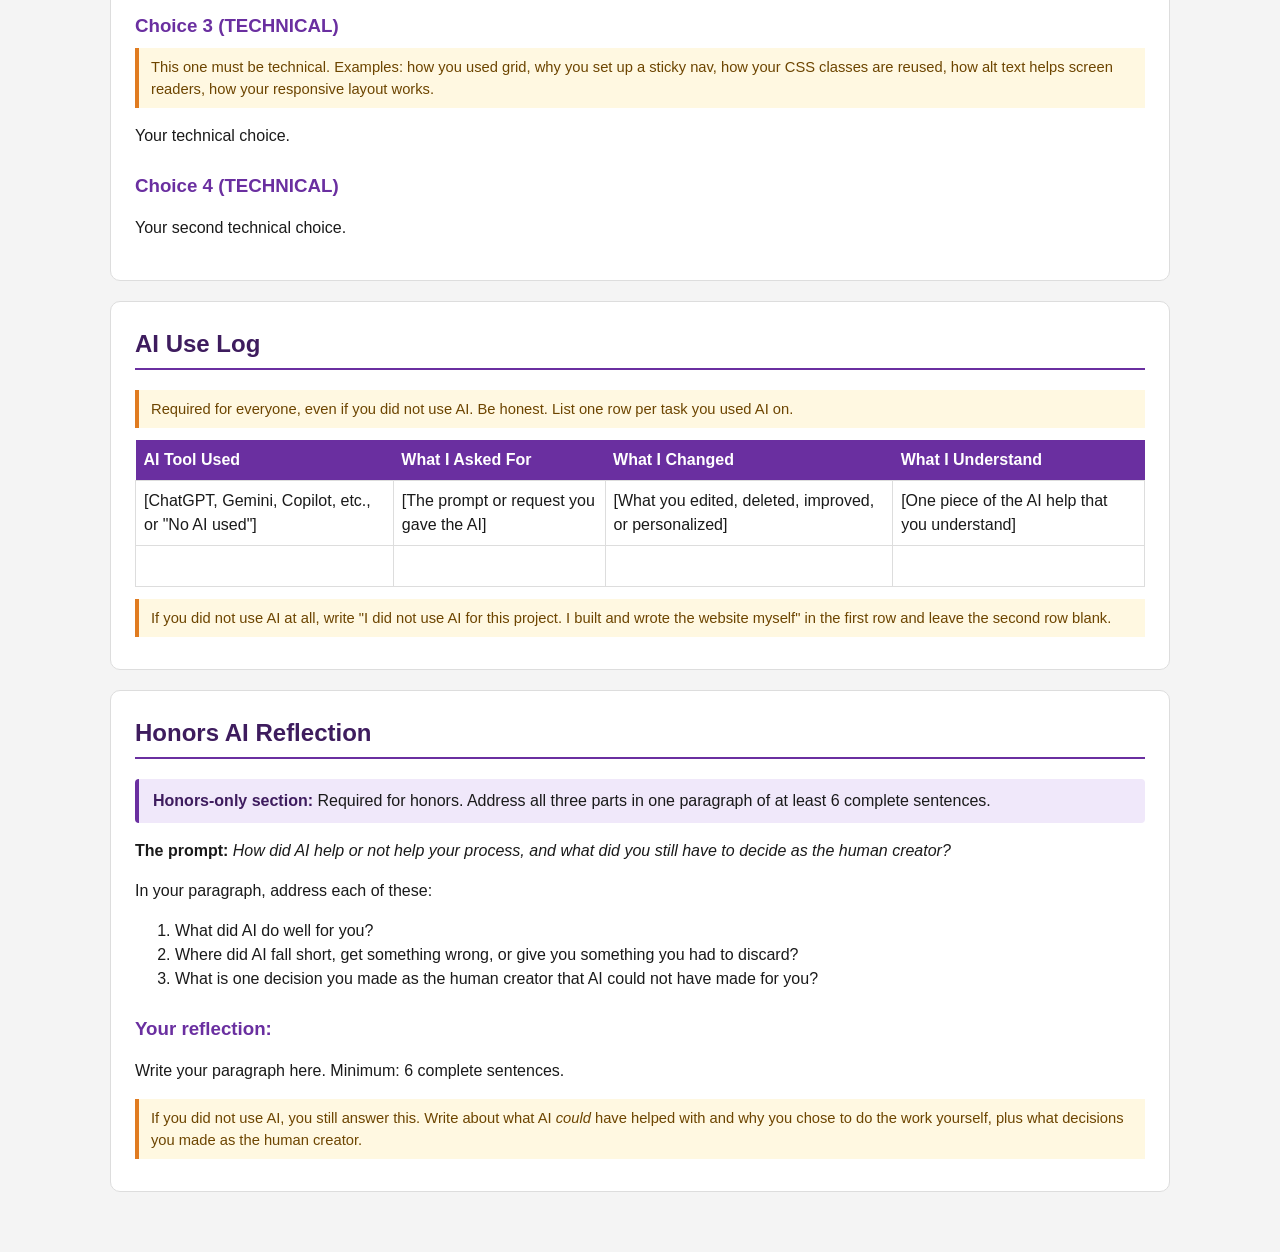
<file: reflection.html>
<!-- ============================================================
       HONORS REFLECTION PAGE
       Covers 4 required sections from the rubric:
         9.9  Final Growth Reflection (7 questions, 200-300 words)
         9.10 Code and Design Defense (4 choices, 2 technical)
         9.11 AI Use Log (required for everyone)
         9.11 Honors AI Reflection (3-part prompt, 6+ sentences)
       The Impact page (impact.html) covers Tech Impact and Revision.
       ============================================================ -->

<!DOCTYPE html>
<html lang="en">
<head>
  <meta charset="UTF-8">
  <meta name="viewport" content="width=device-width, initial-scale=1.0">
  <title>Reflection - [Your Name]</title>
  <link rel="stylesheet" href="style.css">
</head>
<body>
  <header>
    <h1>Reflection and Defense</h1>
    <p>What I learned, how I built it, and how I worked with AI</p>
  </header>

  <nav>
    <a href="index.html">Home</a>
    <a href="artifact1.html">Web Design</a>
    <a href="artifact2.html">Programming</a>
    <a href="artifact3.html">AI and Data</a>
    <a href="artifact4.html">Cybersecurity</a>
    <a href="artifact5.html">Honors Choice</a>
    <a href="impact.html">Impact</a>
    <a href="reflection.html">Reflection</a>
  </nav>

  <main>
    <a href="index.html" class="back-link">&larr; Back to homepage</a>


    <!-- ============================================
         FINAL GROWTH REFLECTION (HONORS = 7 QUESTIONS)
         ============================================ -->
    <section class="card">
      <h2>Final Growth Reflection</h2>
      <p class="hint">Answer each question in 2 to 3 complete sentences. Total length: 200 to 300 words. CP students answer 6 questions. Honors students answer all 7, including the responsibility question at the end.</p>

      <h3>1. What is one skill you improved the most in this class?</h3>
      <p>Your answer.</p>

      <h3>2. What is one project you are most proud of, and why?</h3>
      <p>Your answer.</p>

      <h3>3. What is one project that did not go perfectly, but taught you something important?</h3>
      <p>Your answer.</p>

      <h3>4. How did you get better at solving problems when something did not work?</h3>
      <p>Your answer.</p>

      <h3>5. How did this class change the way you think about technology, AI, the internet, or digital communication?</h3>
      <p>Your answer.</p>

      <h3>6. What is one skill from this class that could help you in another class, job, hobby, or future career?</h3>
      <p>Your answer.</p>

      <h3>7. What responsibility do creators have when they build technology that other people use?</h3>
      <div class="honors-note">
        <strong>Honors-only question:</strong> CP students stop at question 6. This question is the honors capstone. Connect it to the Impact section on the previous page if it helps.
      </div>
      <p>Your answer.</p>
    </section>

    <!-- ============================================
         CODE AND DESIGN DEFENSE (HONORS = 4 CHOICES, 2 TECHNICAL)
         ============================================ -->
    <section class="card">
      <h2>Code and Design Defense</h2>
      <div class="honors-note">
        <strong>Honors expectation:</strong> Explain at least 4 choices you made when building this website. <strong>At least 2 of these choices must be technical.</strong> Technical choices involve HTML structure, CSS class reuse, navigation, grid, flexbox, image sizing, accessibility (alt text, contrast), or responsive layout. Design choices involve colors, fonts, organization, ordering, or visual decisions.
      </div>

      <h3>Choice 1 (technical or design)</h3>
      <p>Try this sentence: "One design or code choice I made was ____. I made this choice because ____. It helps the viewer by ____."</p>

      <h3>Choice 2 (technical or design)</h3>
      <p>Your second choice.</p>

      <h3>Choice 3 (TECHNICAL)</h3>
      <p class="hint">This one must be technical. Examples: how you used grid, why you set up a sticky nav, how your CSS classes are reused, how alt text helps screen readers, how your responsive layout works.</p>
      <p>Your technical choice.</p>

      <h3>Choice 4 (TECHNICAL)</h3>
      <p>Your second technical choice.</p>
    </section>

    <!-- ============================================
         AI USE LOG
         ============================================ -->
    <section class="card">
      <h2>AI Use Log</h2>
      <p class="hint">Required for everyone, even if you did not use AI. Be honest. List one row per task you used AI on.</p>

      <table>
        <tr>
          <th>AI Tool Used</th>
          <th>What I Asked For</th>
          <th>What I Changed</th>
          <th>What I Understand</th>
        </tr>
        <tr>
          <td>[ChatGPT, Gemini, Copilot, etc., or "No AI used"]</td>
          <td>[The prompt or request you gave the AI]</td>
          <td>[What you edited, deleted, improved, or personalized]</td>
          <td>[One piece of the AI help that you understand]</td>
        </tr>
        <tr>
          <td>&nbsp;</td>
          <td>&nbsp;</td>
          <td>&nbsp;</td>
          <td>&nbsp;</td>
        </tr>
      </table>

      <p class="hint">If you did not use AI at all, write "I did not use AI for this project. I built and wrote the website myself" in the first row and leave the second row blank.</p>
    </section>

    <!-- ============================================
         HONORS AI REFLECTION
         ============================================ -->
    <section class="card">
      <h2>Honors AI Reflection</h2>
      <div class="honors-note">
        <strong>Honors-only section:</strong> Required for honors. Address all three parts in one paragraph of at least 6 complete sentences.
      </div>

      <p><strong>The prompt:</strong> <em>How did AI help or not help your process, and what did you still have to decide as the human creator?</em></p>

      <p>In your paragraph, address each of these:</p>
      <ol>
        <li>What did AI do well for you?</li>
        <li>Where did AI fall short, get something wrong, or give you something you had to discard?</li>
        <li>What is one decision you made as the human creator that AI could not have made for you?</li>
      </ol>

      <h3>Your reflection:</h3>
      <p>Write your paragraph here. Minimum: 6 complete sentences.</p>

      <p class="hint">If you did not use AI, you still answer this. Write about what AI <em>could</em> have helped with and why you chose to do the work yourself, plus what decisions you made as the human creator.</p>
    </section>

  </main>
</body>
</html>
</file>
<file: style.css>
/* ============================================================
   HONORS Final Portfolio - style.css
   You can edit any colors, spacing, fonts, or layout here.
   Honors students should keep AT LEAST one strong layout choice
   visible (like cards, grid, flexbox, sticky nav, or responsive
   design). The defaults give you all of these to start.
   ============================================================ */

/* ---- Color and font setup ---- */
:root {
  --primary: #6a2fa0;
  --primary-dark: #3e1c5e;
  --primary-light: #f0e8fa;
  --accent: #e07b20;
  --highlight: #fbbf24;
  --bg: #f4f4f4;
  --card-bg: #ffffff;
  --text: #1a1a1a;
  --muted: #555;
  --border: #ddd;
}

* {
  box-sizing: border-box;
}

body {
  font-family: Arial, Helvetica, sans-serif;
  margin: 0;
  background: var(--bg);
  color: var(--text);
  line-height: 1.5;
}

/* ---- Header ---- */
header {
  background: var(--primary);
  color: white;
  padding: 40px 20px;
  text-align: center;
}

header h1 {
  margin: 0;
  font-size: 2em;
}

header p {
  margin: 8px 0 0;
  opacity: 0.9;
}

/* ---- Sticky navigation ---- */
nav {
  background: var(--primary-dark);
  padding: 12px;
  text-align: center;
  position: sticky;
  top: 0;
  z-index: 10;
  box-shadow: 0 2px 4px rgba(0, 0, 0, 0.15);
}

nav a {
  color: white;
  margin: 0 10px;
  text-decoration: none;
  font-weight: bold;
  padding: 4px 8px;
  border-radius: 4px;
}

nav a:hover {
  background: rgba(255, 255, 255, 0.15);
}

/* Accessibility: keyboard users see a clear focus ring */
nav a:focus-visible,
.card:focus-visible,
a:focus-visible {
  outline: 3px solid var(--highlight);
  outline-offset: 2px;
}

/* ---- Main content area ---- */
main {
  max-width: 1100px;
  margin: 20px auto;
  padding: 20px;
}

.back-link {
  display: inline-block;
  margin-bottom: 16px;
  color: var(--primary);
  text-decoration: none;
  font-weight: bold;
}

.back-link:hover {
  text-decoration: underline;
}

/* ---- Section headings ---- */
main h2 {
  color: var(--primary-dark);
  border-bottom: 2px solid var(--primary);
  padding-bottom: 6px;
  margin-top: 0;
}

main h3 {
  color: var(--primary);
  margin-top: 24px;
  margin-bottom: 6px;
}

/* ---- Cards (one rule, no duplicates) ---- */
.card {
  display: block;
  background: var(--card-bg);
  border: 1px solid var(--border);
  border-radius: 10px;
  padding: 24px;
  margin-bottom: 20px;
  text-decoration: none;
  color: inherit;
  transition: transform 0.2s ease, box-shadow 0.2s ease;
}

a.card:hover {
  transform: translateY(-3px);
  box-shadow: 0 4px 12px rgba(0, 0, 0, 0.12);
  background-color: #faf7fd;
}

/* ---- Honors-only callout (purple highlight for honors notes) ---- */
.honors-note {
  background: var(--primary-light);
  border-left: 4px solid var(--primary);
  padding: 10px 14px;
  margin: 12px 0;
  border-radius: 4px;
}

.honors-note strong {
  color: var(--primary-dark);
}

/* ---- Artifact grid on the homepage (5 artifacts, with 5th centered) ---- */
.artifact-grid {
  display: grid;
  grid-template-columns: repeat(2, 1fr);
  gap: 20px;
  margin-top: 20px;
}

/* The 5th artifact spans both columns and is centered.
   width = 50% minus half the 20px gap (10px) keeps it the same
   visual size as the 2x2 cards above it. */
#artifact5 {
  grid-column: 1 / -1;
  justify-self: center;
  width: calc(50% - 10px);
}

/* ---- Images ---- */
img {
  max-width: 100%;
  border: 1px solid var(--border);
  border-radius: 6px;
  display: block;
  margin: 8px 0;
}

/* ---- Image placeholder ---- */
.placeholder {
  background: var(--primary-light);
  border: 2px dashed var(--primary);
  color: var(--primary-dark);
  padding: 30px;
  text-align: center;
  border-radius: 6px;
  font-style: italic;
  margin: 8px 0;
}

/* ---- Hint boxes ---- */
.hint {
  background: #fff8e1;
  border-left: 4px solid var(--accent);
  padding: 8px 12px;
  margin: 8px 0;
  font-size: 0.92em;
  color: #6d4500;
}

/* ---- AI Use Log table ---- */
table {
  width: 100%;
  border-collapse: collapse;
  margin: 12px 0;
}

th {
  background: var(--primary);
  color: white;
  text-align: left;
  padding: 8px;
}

td {
  border: 1px solid var(--border);
  padding: 8px;
  vertical-align: top;
}

/* ---- Mobile responsive ---- */
@media (max-width: 768px) {
  .artifact-grid {
    grid-template-columns: 1fr;
  }

  #artifact5 {
    width: 100%;
  }

  nav a {
    display: inline-block;
    margin: 4px;
  }

  header {
    padding: 25px 15px;
  }

  header h1 {
    font-size: 1.5em;
  }
}
</file>
